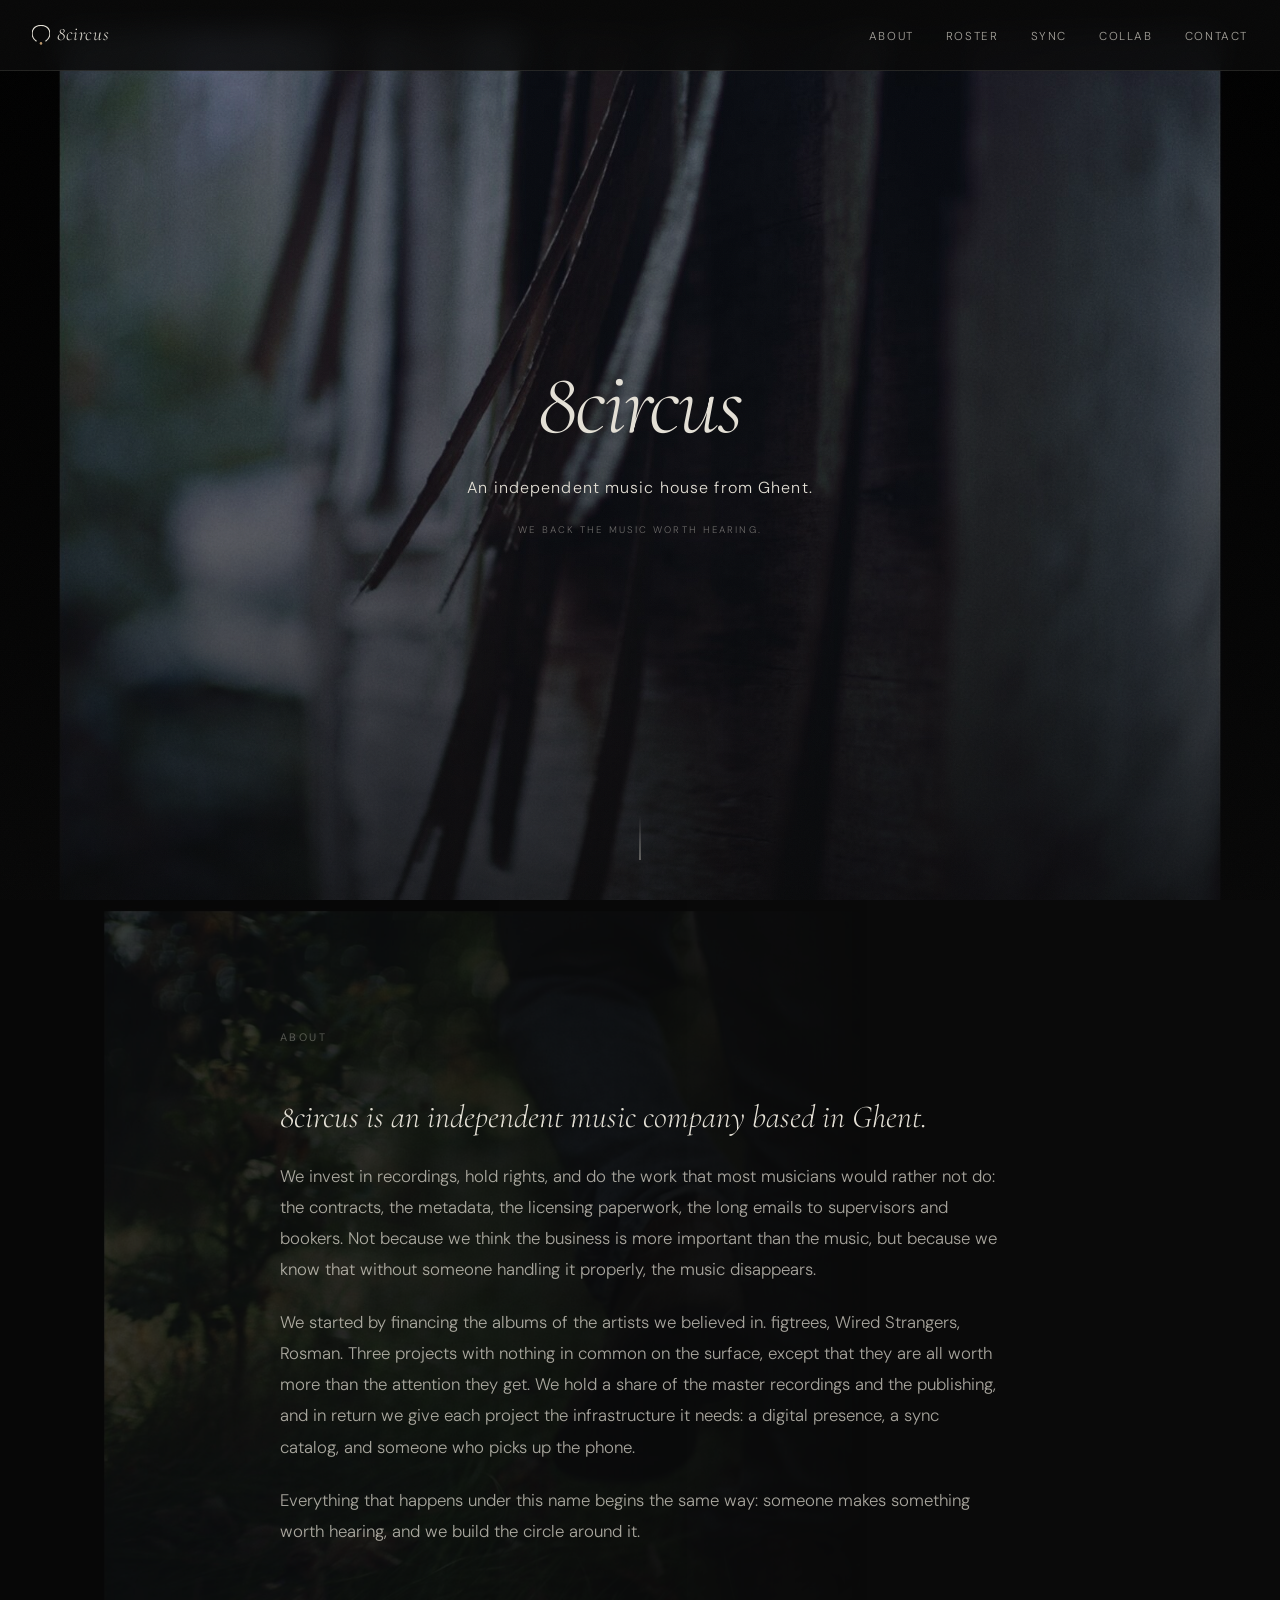
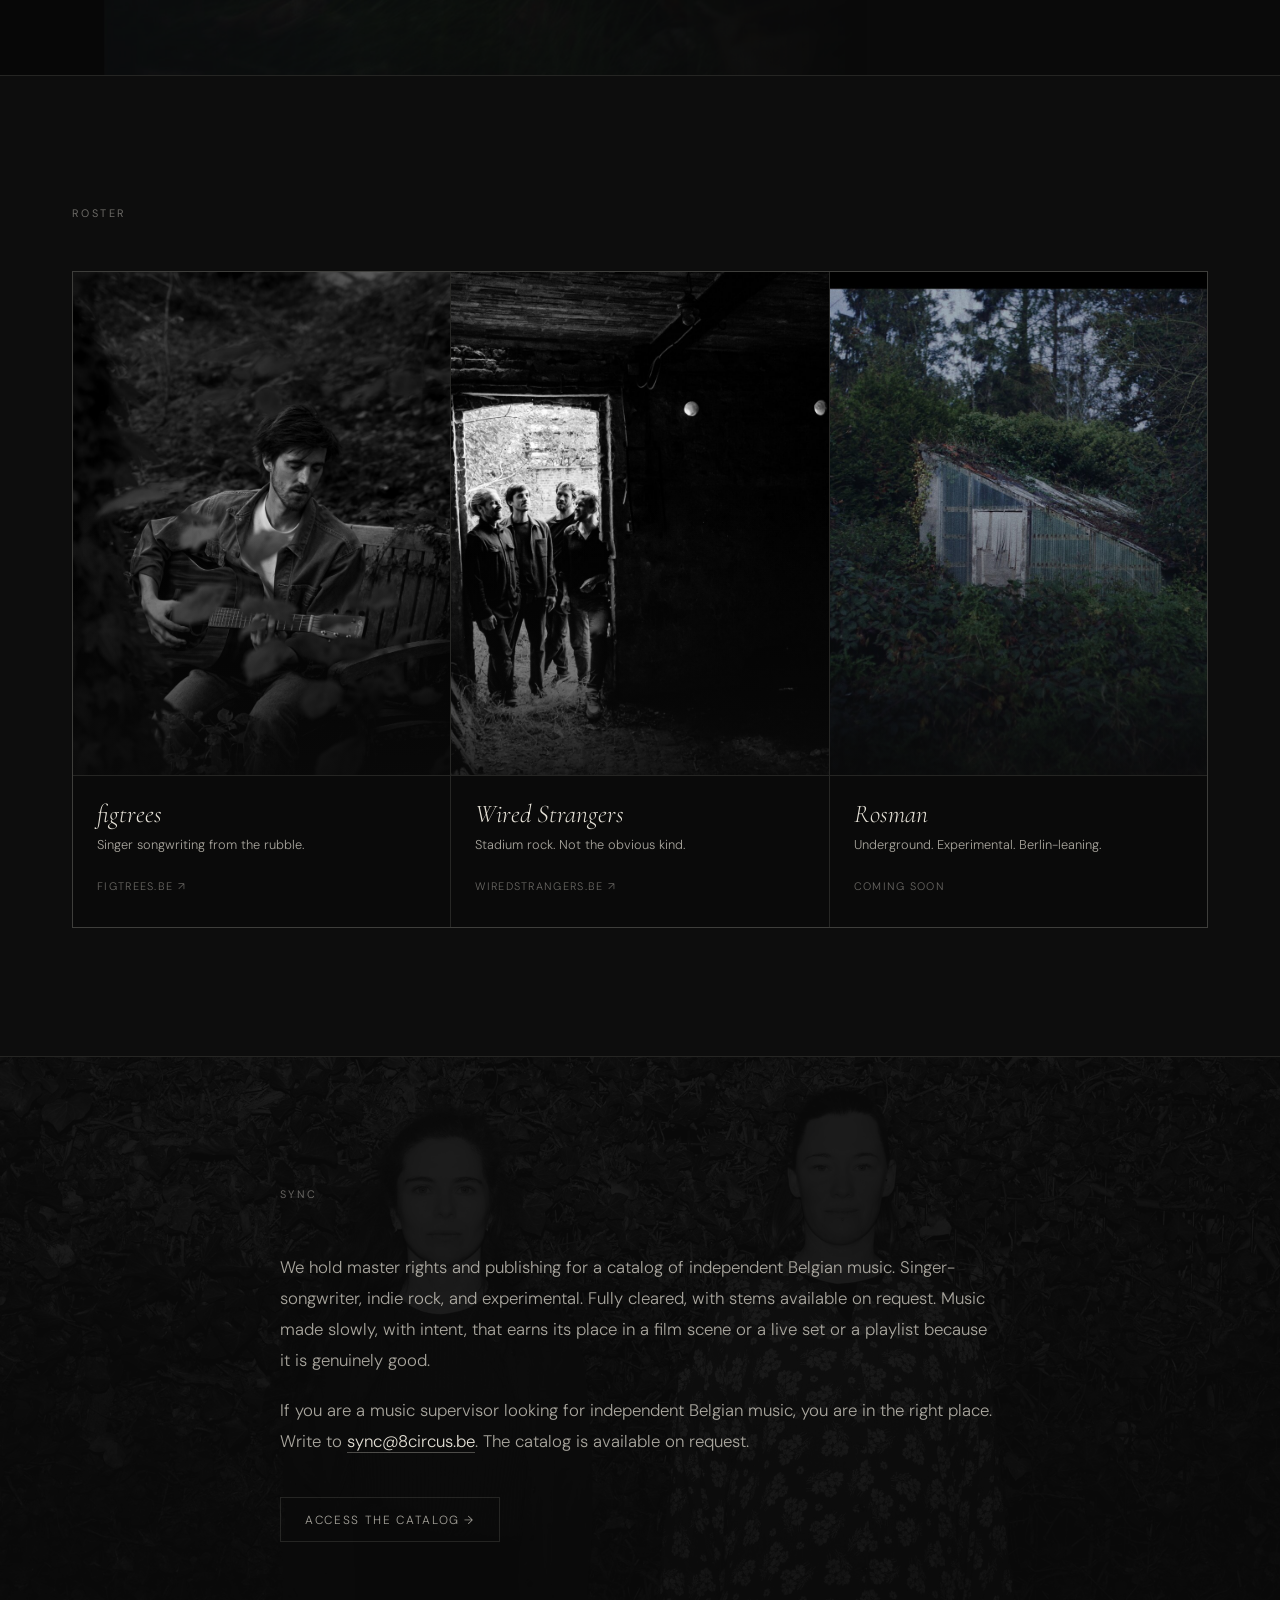
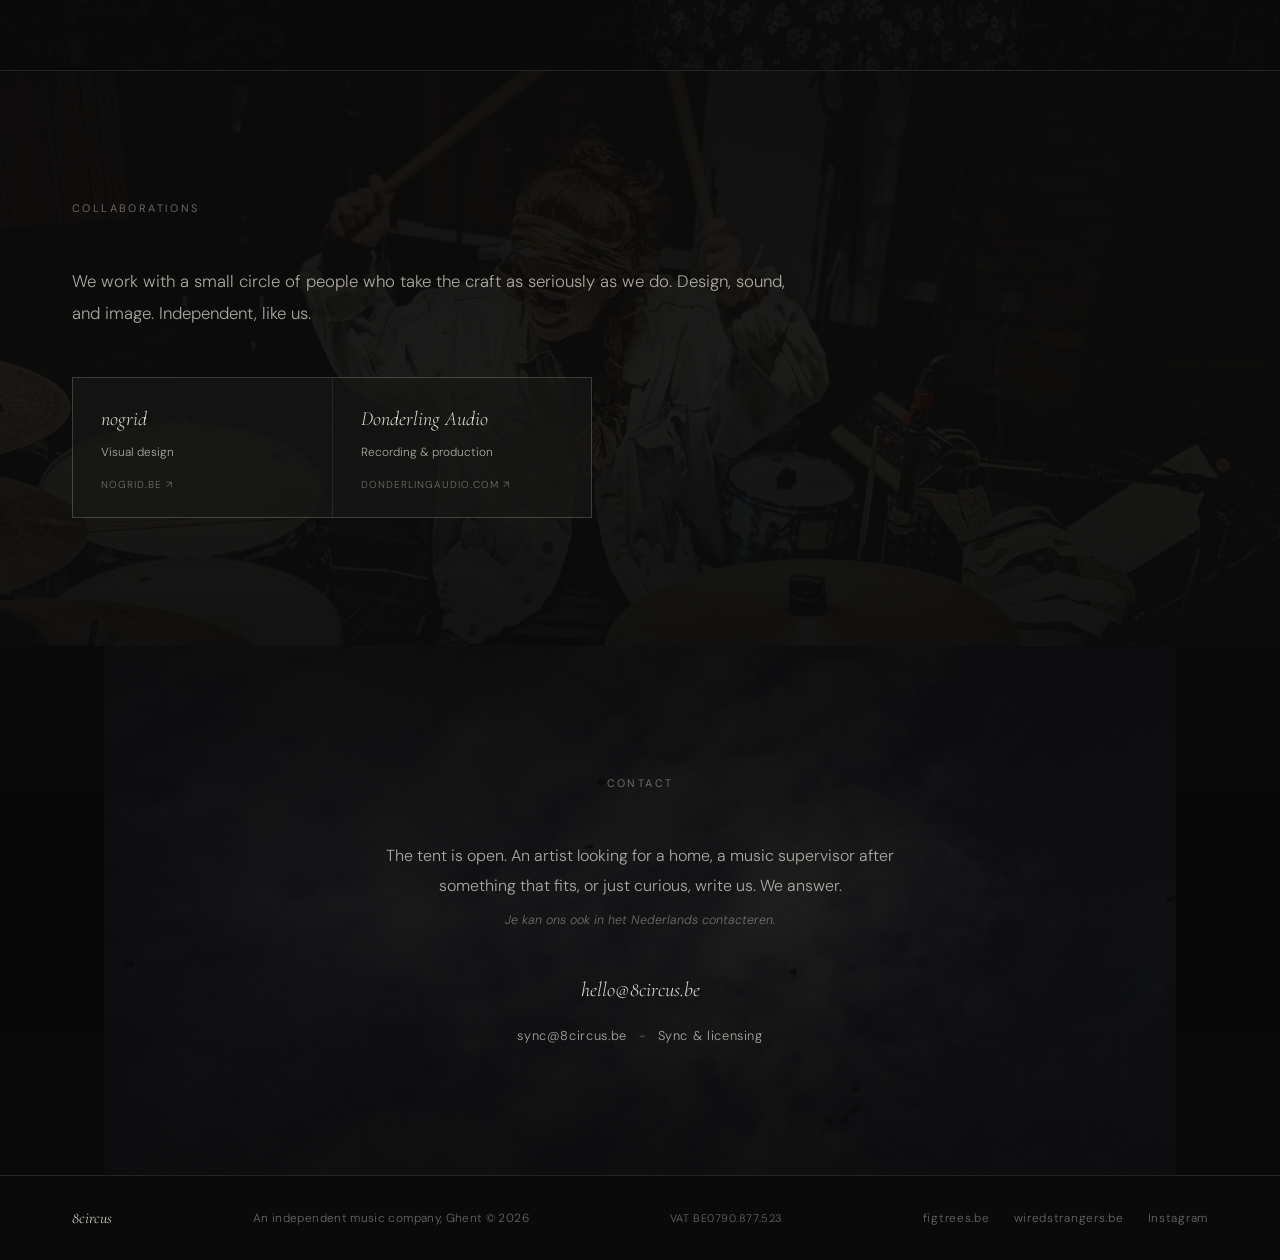
<file: index.html>
<!DOCTYPE html>
<html lang="en">
<head>
  <meta charset="UTF-8">
  <meta name="viewport" content="width=device-width, initial-scale=1.0">

  <!-- Primary SEO -->
  <title>8circus - An independent music house from Ghent</title>
  <meta name="description" content="8circus is an independent music company based in Ghent, Belgium. We hold rights, license music for sync, and back the artists that make music worth keeping. Belgian indie rock, singer-songwriter, and experimental.">
  <meta name="keywords" content="8circus, independent music house, Ghent, Belgium, sync licensing, indie rock, singer-songwriter, Belgian music, music supervisor, film music, TV music, advertising music, figtrees, Wired Strangers, Rosman">
  <meta name="author" content="8circus">
  <meta name="robots" content="index, follow">
  <link rel="canonical" href="https://8circus.be/">

  <!-- Open Graph -->
  <meta property="og:type" content="website">
  <meta property="og:url" content="https://8circus.be/">
  <meta property="og:title" content="8circus - An independent music house from Ghent">
  <meta property="og:description" content="8circus backs the music worth hearing. Independent Belgian music for sync, film, TV, and advertising.">
  <meta property="og:image" content="https://8circus.be/og-image.png">
  <meta property="og:locale" content="en_GB">
  <meta property="og:site_name" content="8circus">

  <!-- Twitter Card -->
  <meta name="twitter:card" content="summary_large_image">
  <meta name="twitter:title" content="8circus — Independent Music House from Ghent">
  <meta name="twitter:description" content="8circus backs the music worth hearing.">
  <meta name="twitter:image" content="https://8circus.be/og-image.png">

  <!-- Fonts -->
  <link rel="preconnect" href="https://fonts.googleapis.com">
  <link rel="preconnect" href="https://fonts.gstatic.com" crossorigin>
  <link href="https://fonts.googleapis.com/css2?family=Cormorant+Garamond:ital,wght@0,300;1,300;1,400&family=DM+Sans:opsz,wght@9..40,300;9..40,400;9..40,500&display=swap" rel="stylesheet">

  <!-- Favicon -->
  <link rel="icon" type="image/svg+xml" href="favicon.svg">

  <!-- Stylesheet -->
  <link rel="stylesheet" href="style.css">

  <!-- Structured Data (JSON-LD) -->
  <script type="application/ld+json">
  {
    "@context": "https://schema.org",
    "@graph": [
      {
        "@type": "Organization",
        "@id": "https://8circus.be/#organization",
        "name": "8circus",
        "alternateName": ["8 circus", "8circus music house"],
        "url": "https://8circus.be",
        "logo": {
          "@type": "ImageObject",
          "url": "https://8circus.be/favicon.svg"
        },
        "image": "https://8circus.be/media/hero.jpg",
        "description": "8circus is an independent music company based in Ghent, Belgium. We invest in recordings, hold rights, and license music for film, TV, advertising, and digital content. Our roster includes figtrees, Wired Strangers, and Rosman.",
        "vatID": "BE0790.877.523",
        "foundingLocation": {
          "@type": "Place",
          "name": "Ghent",
          "address": {
            "@type": "PostalAddress",
            "addressLocality": "Ghent",
            "addressRegion": "East Flanders",
            "addressCountry": "BE"
          }
        },
        "contactPoint": [
          {
            "@type": "ContactPoint",
            "contactType": "general",
            "email": "hello@8circus.be",
            "availableLanguage": ["English", "Dutch"]
          },
          {
            "@type": "ContactPoint",
            "contactType": "sales",
            "name": "Sync Licensing",
            "email": "sync@8circus.be",
            "availableLanguage": ["English"]
          }
        ],
        "knowsAbout": [
          "sync licensing",
          "music rights",
          "indie rock",
          "singer-songwriter",
          "independent music",
          "Belgian music",
          "music supervision",
          "master rights",
          "publishing rights"
        ],
        "hasOfferCatalog": {
          "@type": "OfferCatalog",
          "name": "8circus Sync Catalog",
          "description": "Independent Belgian music available for sync licensing in film, TV, advertising, and digital content.",
          "url": "https://8circus.be/sync.html"
        }
      },
      {
        "@type": "MusicGroup",
        "name": "figtrees",
        "url": "https://figtrees.be",
        "description": "Singer-songwriter project from Ghent. Debut album Room 22, recorded at Number Nine Studios.",
        "genre": ["indie", "singer-songwriter", "acoustic"],
        "foundingLocation": {
          "@type": "Place",
          "name": "Ghent, Belgium"
        }
      },
      {
        "@type": "MusicGroup",
        "name": "Wired Strangers",
        "url": "https://wiredstrangers.be",
        "description": "Indie rock band from Ghent. Powerful, anthemic guitar music.",
        "genre": ["indie rock", "alternative rock"],
        "foundingLocation": {
          "@type": "Place",
          "name": "Ghent, Belgium"
        }
      },
      {
        "@type": "MusicGroup",
        "name": "Rosman",
        "description": "Underground experimental music project based in Ghent. Berlin-leaning sound.",
        "genre": ["experimental", "underground", "electronic"],
        "foundingLocation": {
          "@type": "Place",
          "name": "Ghent, Belgium"
        }
      }
    ]
  }
  </script>
</head>
<body>

  <!-- Navigation -->
  <nav id="nav" role="navigation" aria-label="Main">
    <a href="/" class="nav-brand" aria-label="8circus — home">
      <!-- Concept D mark: open arc + gold dot -->
      <svg class="nav-logo-mark" viewBox="0 0 44 50" width="18" height="20" xmlns="http://www.w3.org/2000/svg" fill="none" aria-hidden="true">
        <path d="M 34,40 C 42,34 46,24 43,14 C 40,6 32,1 22,1 C 12,1 4,6 1,14 C -2,24 2,34 10,40"
              stroke="#e4e0d6" stroke-width="2.8" stroke-linecap="round"/>
        <circle cx="22" cy="46" r="3.2" fill="#b8956a"/>
      </svg>
      <span class="nav-brand-text">8circus</span>
    </a>
    <button class="nav-hamburger" id="hamburger" aria-label="Toggle menu" aria-expanded="false">
      <span></span>
      <span></span>
      <span></span>
    </button>
    <ul class="nav-links" id="nav-links">
      <li><a href="#about">About</a></li>
      <li><a href="#roster">Roster</a></li>
      <li><a href="#sync">Sync</a></li>
      <li><a href="#collab">Collab</a></li>
      <li><a href="#contact">Contact</a></li>
    </ul>
  </nav>

  <main>

    <!-- ==================== HERO ==================== -->
    <section id="hero" class="hero" aria-label="8circus — independent music house from Ghent">
      <img
        src="media/hero.jpg"
        alt=""
        class="hero-bg"
        fetchpriority="high"
        aria-hidden="true"
      >
      <div class="hero-overlay" aria-hidden="true"></div>
      <div class="hero-content">
        <h1 class="hero-name">8circus</h1>
        <p class="hero-tagline">An independent music house from Ghent.</p>
        <p class="hero-caption">We back the music worth hearing.</p>
      </div>
      <a href="#about" class="hero-scroll" aria-label="Scroll down">
        <span class="scroll-line" aria-hidden="true"></span>
      </a>
    </section>


    <!-- ==================== ABOUT ==================== -->
    <section id="about" class="section about" aria-labelledby="about-h">
      <div class="about-bg" aria-hidden="true"></div>
      <div class="container container--prose">
        <h2 id="about-h" class="section-label">About</h2>
        <div class="about-body">
          <p class="fade-up">8circus is an independent music company based in Ghent.</p>
          <p class="fade-up delay-1">We invest in recordings, hold rights, and do the work that most musicians would rather not do: the contracts, the metadata, the licensing paperwork, the long emails to supervisors and bookers. Not because we think the business is more important than the music, but because we know that without someone handling it properly, the music disappears.</p>
          <p class="fade-up delay-2">We started by financing the albums of the artists we believed in. figtrees, Wired Strangers, Rosman. Three projects with nothing in common on the surface, except that they are all worth more than the attention they get. We hold a share of the master recordings and the publishing, and in return we give each project the infrastructure it needs: a digital presence, a sync catalog, and someone who picks up the phone.</p>
          <p class="fade-up delay-3">Everything that happens under this name begins the same way: someone makes something worth hearing, and we build the circle around it.</p>
        </div>
      </div>
    </section>


    <!-- ==================== ROSTER ==================== -->
    <section id="roster" class="section roster" aria-labelledby="roster-h">
      <div class="container">
        <h2 id="roster-h" class="section-label">Roster</h2>
        <div class="roster-grid">

          <!-- figtrees -->
          <article class="roster-card fade-up">
            <a
              href="https://figtrees.be"
              class="roster-card-link"
              target="_blank"
              rel="noopener noreferrer"
              aria-label="figtrees — singer-songwriter from Ghent, visit figtrees.be"
            >
              <div class="roster-card-img-wrap">
                <img
                  src="media/feet.jpg"
                  alt="figtrees — singer-songwriter from Ghent"
                  loading="lazy"
                >
                <div class="roster-card-scrim" aria-hidden="true"></div>
              </div>
              <div class="roster-card-text">
                <h3 class="roster-name">figtrees</h3>
                <p class="roster-line">Singer songwriting from the rubble.</p>
                <span class="roster-ext">figtrees.be ↗</span>
              </div>
            </a>
          </article>

          <!-- Wired Strangers -->
          <article class="roster-card fade-up delay-1">
            <a
              href="https://wiredstrangers.be"
              class="roster-card-link"
              target="_blank"
              rel="noopener noreferrer"
              aria-label="Wired Strangers — indie rock band from Ghent, visit wiredstrangers.be"
            >
              <div class="roster-card-img-wrap">
                <img
                  src="media/dance.jpg"
                  alt="Wired Strangers — indie rock band from Ghent"
                  loading="lazy"
                >
                <div class="roster-card-scrim" aria-hidden="true"></div>
              </div>
              <div class="roster-card-text">
                <h3 class="roster-name">Wired Strangers</h3>
                <p class="roster-line">Stadium rock. Not the obvious kind.</p>
                <span class="roster-ext">wiredstrangers.be ↗</span>
              </div>
            </a>
          </article>

          <!-- Rosman -->
          <article class="roster-card fade-up delay-2">
            <a
              href="#"
              class="roster-card-link"
              aria-label="Rosman — underground experimental music, coming soon"
            >
              <div class="roster-card-img-wrap">
                <img
                  src="media/greenhouse.jpg"
                  alt="Rosman — underground experimental music"
                  loading="lazy"
                >
                <div class="roster-card-scrim" aria-hidden="true"></div>
              </div>
              <div class="roster-card-text">
                <h3 class="roster-name">Rosman</h3>
                <p class="roster-line">Underground. Experimental. Berlin-leaning.</p>
                <span class="roster-ext">coming soon</span>
              </div>
            </a>
          </article>

        </div>
      </div>
    </section>


    <!-- ==================== SYNC ==================== -->
    <section id="sync" class="section sync" aria-labelledby="sync-h">
      <div class="sync-bg" aria-hidden="true">
        <img src="media/sync-bg.jpg" alt="" loading="lazy">
      </div>
      <div class="container container--prose">
        <h2 id="sync-h" class="section-label">Sync</h2>
        <div class="sync-body">
          <p class="fade-up">We hold master rights and publishing for a catalog of independent Belgian music. Singer-songwriter, indie rock, and experimental. Fully cleared, with stems available on request. Music made slowly, with intent, that earns its place in a film scene or a live set or a playlist because it is genuinely good.</p>
          <p class="fade-up delay-1">If you are a music supervisor looking for independent Belgian music, you are in the right place. Write to <a href="mailto:sync@8circus.be">sync@8circus.be</a>. The catalog is available on request.</p>
        </div>
        <a href="sync.html" class="sync-cta fade-up delay-2" target="_blank" rel="noopener noreferrer">Access the catalog →</a>
      </div>
    </section>


    <!-- ==================== COLLABORATIONS ==================== -->
    <section id="collab" class="section collab" aria-labelledby="collab-h">
      <div class="collab-bg-wrap" aria-hidden="true">
        <img
          src="media/collab.jpg"
          alt=""
          loading="lazy"
        >
        <div class="collab-bg-scrim"></div>
      </div>
      <div class="container collab-content">
        <h2 id="collab-h" class="section-label fade-up">Collaborations</h2>
        <p class="collab-intro fade-up delay-1">We work with a small circle of people who take the craft as seriously as we do. Design, sound, and image. Independent, like us.</p>
        <div class="collab-grid fade-up delay-2">

          <a href="https://nogrid.be" class="collab-item" target="_blank" rel="noopener noreferrer" aria-label="nogrid — visual design, visit nogrid.be">
            <span class="collab-name">nogrid</span>
            <span class="collab-role">Visual design</span>
            <span class="collab-ext">nogrid.be ↗</span>
          </a>

          <a href="https://www.donderlingaudio.com" class="collab-item" target="_blank" rel="noopener noreferrer" aria-label="Donderling Audio — recording and production, visit donderlingaudio.com">
            <span class="collab-name">Donderling Audio</span>
            <span class="collab-role">Recording &amp; production</span>
            <span class="collab-ext">donderlingaudio.com ↗</span>
          </a>

        </div>
      </div>
    </section>


    <!-- ==================== CONTACT ==================== -->
    <section id="contact" class="section contact" aria-labelledby="contact-h">
      <div class="contact-bg-wrap" aria-hidden="true">
        <img
          src="media/birds.jpg"
          alt=""
          loading="lazy"
        >
        <div class="contact-bg-scrim"></div>
      </div>
      <div class="container contact-content">
        <h2 id="contact-h" class="section-label fade-up">Contact</h2>
        <div class="contact-copy fade-up delay-1">
          <p>The tent is open. An artist looking for a home, a music supervisor after something that fits, or just curious, write us. We answer.</p>
          <p class="contact-note">Je kan ons ook in het Nederlands contacteren.</p>
        </div>
        <a href="mailto:hello@8circus.be" class="contact-email fade-up delay-2">hello@8circus.be</a>
        <div class="contact-sub fade-up delay-3">
          <a href="mailto:sync@8circus.be">sync@8circus.be</a>
          <span class="contact-divider">-</span>
          <span>Sync &amp; licensing</span>
        </div>
      </div>
    </section>

  </main>


  <!-- ==================== FOOTER ==================== -->
  <footer class="footer">
    <div class="container footer-inner">
      <span class="footer-brand">8circus</span>
      <span class="footer-copy">An independent music company, Ghent &copy; 2026</span>
      <span class="footer-vat">VAT BE0790.877.523</span>
      <nav class="footer-links" aria-label="Project sites">
        <a href="https://figtrees.be" target="_blank" rel="noopener noreferrer">figtrees.be</a>
        <a href="https://wiredstrangers.be" target="_blank" rel="noopener noreferrer">wiredstrangers.be</a>
        <a href="https://www.instagram.com/8circusmusic/" target="_blank" rel="noopener noreferrer" aria-label="8circus on Instagram">Instagram</a>
      </nav>
    </div>
  </footer>


  <script>
    // Nav: condense on scroll (brand text fades out)
    const nav = document.getElementById('nav');
    window.addEventListener('scroll', () => {
      nav.classList.toggle('scrolled', window.scrollY > 250);
    }, { passive: true });

    // Hamburger menu
    const hamburger = document.getElementById('hamburger');
    const navLinks = document.getElementById('nav-links');

    hamburger.addEventListener('click', () => {
      const isOpen = hamburger.classList.toggle('open');
      navLinks.classList.toggle('open', isOpen);
      hamburger.setAttribute('aria-expanded', isOpen);
      if (isOpen) nav.classList.add('visible');
    });

    navLinks.querySelectorAll('a').forEach(link => {
      link.addEventListener('click', () => {
        hamburger.classList.remove('open');
        navLinks.classList.remove('open');
        hamburger.setAttribute('aria-expanded', 'false');
      });
    });

    // Fade-up on scroll (IntersectionObserver)
    const io = new IntersectionObserver((entries) => {
      entries.forEach(e => {
        if (e.isIntersecting) {
          e.target.classList.add('visible');
          io.unobserve(e.target);
        }
      });
    }, { threshold: 0.08, rootMargin: '0px 0px -32px 0px' });

    document.querySelectorAll('.fade-up').forEach(el => io.observe(el));

    // Smooth scroll for nav links
    document.querySelectorAll('a[href^="#"]').forEach(a => {
      a.addEventListener('click', e => {
        const target = document.querySelector(a.getAttribute('href'));
        if (target) {
          e.preventDefault();
          target.scrollIntoView({ behavior: 'smooth' });
        }
      });
    });
  </script>

</body>
</html>
</file>
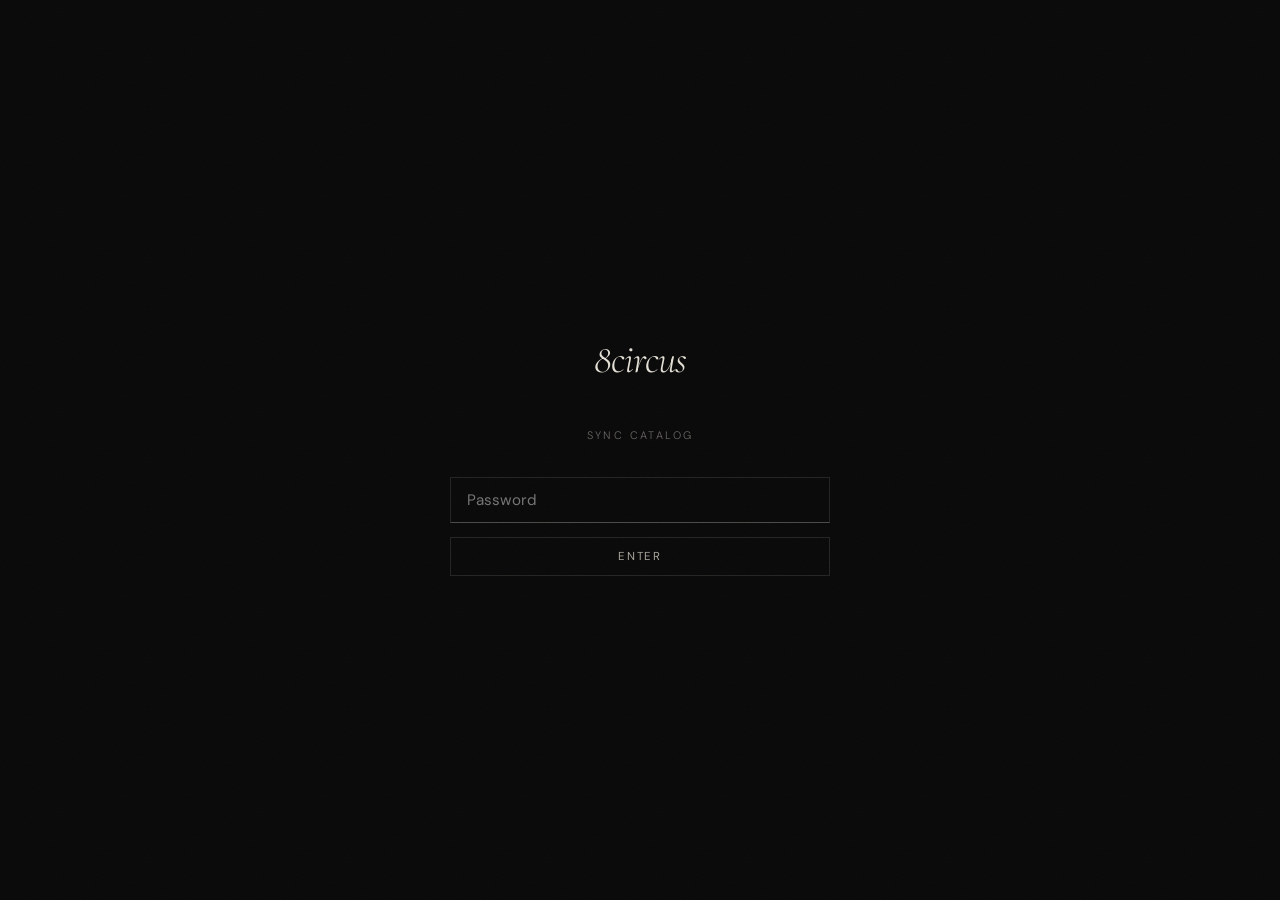
<file: sync.html>
<!DOCTYPE html>
<html lang="en">
<head>
  <meta charset="UTF-8">
  <meta name="viewport" content="width=device-width, initial-scale=1.0">
  <title>Sync Catalog — 8circus</title>
  <meta name="robots" content="noindex, nofollow">
  <link rel="preconnect" href="https://fonts.googleapis.com">
  <link rel="preconnect" href="https://fonts.gstatic.com" crossorigin>
  <link href="https://fonts.googleapis.com/css2?family=Cormorant+Garamond:ital,wght@0,300;1,300;1,400&family=DM+Sans:opsz,wght@9..40,300;9..40,400;9..40,500&display=swap" rel="stylesheet">
  <link rel="icon" type="image/svg+xml" href="favicon.svg">
  <link rel="stylesheet" href="style.css">
  <style>
    /* Sync-specific */
    #gate {
      min-height: 100svh;
      display: flex;
      align-items: center;
      justify-content: center;
      padding: 2rem;
    }

    .gate-box {
      max-width: 380px;
      width: 100%;
      text-align: center;
    }

    .gate-logo {
      font-family: var(--ff-display);
      font-style: italic;
      font-weight: 300;
      font-size: 2.5rem;
      letter-spacing: -0.02em;
      margin-bottom: 2rem;
      color: var(--text);
    }

    .gate-label {
      font-size: 0.68rem;
      letter-spacing: 0.22em;
      text-transform: uppercase;
      color: var(--text-xdim);
      margin-bottom: 2rem;
    }

    .gate-input {
      width: 100%;
      background: transparent;
      border: 1px solid var(--border);
      border-bottom: 1px solid var(--border-mid);
      color: var(--text);
      font-family: var(--ff-body);
      font-size: 0.95rem;
      padding: 0.75rem 1rem;
      margin-bottom: 0.85rem;
      outline: none;
      transition: border-color 0.2s;
    }

    .gate-input:focus { border-color: var(--border-mid); }

    .gate-btn {
      display: block;
      width: 100%;
      font-family: var(--ff-body);
      font-size: 0.72rem;
      letter-spacing: 0.16em;
      text-transform: uppercase;
      color: var(--text-dim);
      background: transparent;
      border: 1px solid var(--border);
      padding: 0.7rem 1.5rem;
      cursor: pointer;
      transition: color 0.2s, border-color 0.2s;
    }

    .gate-btn:hover {
      color: var(--text);
      border-color: var(--border-mid);
    }

    .gate-error {
      font-size: 0.78rem;
      color: rgba(184, 149, 106, 0.65);
      margin-top: 0.85rem;
      display: none;
    }

    /* Catalog */
    #catalog {
      display: none;
      padding: 5.5rem 0 5rem;
    }

    .catalog-back {
      position: fixed;
      top: 1.5rem;
      left: 2rem;
      font-size: 0.68rem;
      letter-spacing: 0.14em;
      text-transform: uppercase;
      color: var(--text-xdim);
      z-index: 100;
      transition: color 0.2s;
    }

    .catalog-back:hover { color: var(--text-dim); }

    .catalog-header {
      text-align: center;
      margin-bottom: 4.5rem;
    }

    .catalog-title {
      font-family: var(--ff-display);
      font-style: italic;
      font-weight: 300;
      font-size: clamp(2rem, 5vw, 3rem);
      margin-bottom: 0.4rem;
    }

    .catalog-sub {
      font-size: 0.68rem;
      letter-spacing: 0.2em;
      text-transform: uppercase;
      color: var(--text-xdim);
    }

    /* Track list */
    .track-list {
      max-width: 800px;
      margin: 0 auto;
    }

    .track {
      display: grid;
      grid-template-columns: 1fr auto;
      gap: 2rem;
      align-items: start;
      padding: 1.75rem 0;
      border-bottom: 1px solid var(--border);
    }

    .track-title {
      font-family: var(--ff-display);
      font-style: italic;
      font-weight: 300;
      font-size: 1.4rem;
      color: var(--text);
      margin-bottom: 0.2rem;
    }

    .track-artist {
      font-size: 0.78rem;
      color: var(--text-dim);
      margin-bottom: 0.75rem;
    }

    .track-tags {
      display: flex;
      flex-wrap: wrap;
      gap: 0.35rem;
    }

    .tag {
      font-size: 0.65rem;
      letter-spacing: 0.1em;
      text-transform: uppercase;
      color: var(--text-xdim);
      border: 1px solid var(--border);
      padding: 0.18rem 0.5rem;
    }

    .track-meta {
      text-align: right;
      font-size: 0.76rem;
      color: var(--text-xdim);
      line-height: 2;
      white-space: nowrap;
    }

    /* Contact form */
    .catalog-footer {
      max-width: 800px;
      margin: 5rem auto 0;
      padding-top: 3rem;
      border-top: 1px solid var(--border);
    }

    .catalog-footer h2 {
      font-family: var(--ff-display);
      font-style: italic;
      font-weight: 300;
      font-size: 1.75rem;
      margin-bottom: 0.75rem;
    }

    .catalog-footer p {
      font-size: 0.9rem;
      color: var(--text-dim);
      line-height: 1.75;
      margin-bottom: 0.6rem;
    }

    .catalog-footer a {
      color: var(--text);
      border-bottom: 1px solid var(--border-mid);
      transition: border-color 0.2s;
    }

    .catalog-footer a:hover { border-color: var(--accent); }

    @media (max-width: 600px) {
      .track {
        grid-template-columns: 1fr;
        gap: 0.75rem;
      }

      .track-meta { text-align: left; }
    }
  </style>
</head>
<body>

  <!-- Password gate -->
  <div id="gate">
    <div class="gate-box">
      <div class="gate-logo">8circus</div>
      <p class="gate-label">Sync Catalog</p>
      <input
        type="password"
        id="pw"
        class="gate-input"
        placeholder="Password"
        autocomplete="current-password"
        aria-label="Catalog password"
      >
      <button class="gate-btn" onclick="checkPw()">Enter</button>
      <p class="gate-error" id="error-msg">Incorrect password. Write to <a href="mailto:sync@8circus.be" style="border-bottom:1px solid currentColor">sync@8circus.be</a> to request access.</p>
    </div>
  </div>

  <!-- Catalog (hidden until unlocked) -->
  <div id="catalog">
    <a href="index.html" class="catalog-back">← 8circus</a>

    <div class="container">
      <header class="catalog-header">
        <h1 class="catalog-title">Sync Catalog</h1>
        <p class="catalog-sub">8circus - Ghent, Belgium - Confidential</p>
      </header>

      <div class="track-list">

        <article class="track">
          <div>
            <h2 class="track-title">Hotel Pomeroke</h2>
            <p class="track-artist">figtrees</p>
            <div class="track-tags">
              <span class="tag">cinematic</span>
              <span class="tag">intimate</span>
              <span class="tag">acoustic</span>
            </div>
          </div>
          <div class="track-meta">
            <div>Drama</div>
            <div>Atmosphere</div>
            <div>Interior</div>
          </div>
        </article>

        <article class="track">
          <div>
            <h2 class="track-title">November 17</h2>
            <p class="track-artist">figtrees</p>
            <div class="track-tags">
              <span class="tag">melancholic</span>
              <span class="tag">acoustic</span>
              <span class="tag">fragile</span>
            </div>
          </div>
          <div class="track-meta">
            <div>Emotion</div>
            <div>Documentary</div>
          </div>
        </article>

        <article class="track">
          <div>
            <h2 class="track-title">Gingerbread Choir</h2>
            <p class="track-artist">figtrees</p>
            <div class="track-tags">
              <span class="tag">festive</span>
              <span class="tag">christmas</span>
              <span class="tag">indie</span>
              <span class="tag">warm</span>
            </div>
          </div>
          <div class="track-meta">
            <div>Festive content</div>
            <div>Advertising</div>
          </div>
        </article>

        <article class="track">
          <div>
            <h2 class="track-title">Symbolic Violence</h2>
            <p class="track-artist">Wired Strangers</p>
            <div class="track-tags">
              <span class="tag">powerful</span>
              <span class="tag">tension</span>
              <span class="tag">electric</span>
            </div>
          </div>
          <div class="track-meta">
            <div>Drama</div>
            <div>Opening scene</div>
          </div>
        </article>

        <article class="track">
          <div>
            <h2 class="track-title">Heroes Of Our Time</h2>
            <p class="track-artist">Wired Strangers</p>
            <div class="track-tags">
              <span class="tag">anthemic</span>
              <span class="tag">driving</span>
              <span class="tag">electric</span>
            </div>
          </div>
          <div class="track-meta">
            <div>Montage</div>
            <div>Sport</div>
            <div>Campaign</div>
          </div>
        </article>

      </div>

      <div class="catalog-footer">
        <h2>Get in touch</h2>
        <p>For licensing inquiries, write to <a href="mailto:sync@8circus.be">sync@8circus.be</a>. Include the title, production, intended use, and territory.</p>
        <p>Preview files and stems available on request. All rights held by 8circus (master) and SABAM-registered authors (publishing).</p>
      </div>
    </div>
  </div>

  <script>
    function checkPw() {
      const val = document.getElementById('pw').value.trim();
      const err = document.getElementById('error-msg');
      // Simple gate — share password per mail
      if (val === 'circus' || val === '8circus') {
        document.getElementById('gate').style.display = 'none';
        document.getElementById('catalog').style.display = 'block';
      } else {
        err.style.display = 'block';
        document.getElementById('pw').value = '';
      }
    }

    document.getElementById('pw').addEventListener('keydown', e => {
      if (e.key === 'Enter') checkPw();
    });
  </script>

</body>
</html>
</file>
<file: style.css>
/* =============================================
   8circus.be — Main Stylesheet
   ============================================= */

/* RESET & BASE */
*, *::before, *::after {
  box-sizing: border-box;
  margin: 0;
  padding: 0;
}

:root {
  --bg:           #0a0a0a;
  --text:         #e4e0d6;
  --text-dim:     rgba(228, 224, 214, 0.72);
  --text-xdim:    rgba(228, 224, 214, 0.44);
  --accent:       #b8956a;
  --border:       rgba(228, 224, 214, 0.12);
  --border-mid:   rgba(228, 224, 214, 0.30);

  --ff-display: 'Cormorant Garamond', Georgia, 'Times New Roman', serif;
  --ff-body:    'DM Sans', system-ui, -apple-system, BlinkMacSystemFont, sans-serif;

  --space-xl: 8rem;
  --max-w:    1200px;
  --prose-w:  720px;
}

html {
  scroll-behavior: smooth;
}

body {
  background: var(--bg);
  color: var(--text);
  font-family: var(--ff-body);
  font-weight: 300;
  font-size: 16px;
  line-height: 1.75;
  -webkit-font-smoothing: antialiased;
  -moz-osx-font-smoothing: grayscale;
  overflow-x: hidden;
}

img {
  display: block;
  max-width: 100%;
}

a {
  color: inherit;
  text-decoration: none;
}

ul { list-style: none; }

/* Grain overlay */
body::after {
  content: '';
  position: fixed;
  inset: 0;
  pointer-events: none;
  z-index: 9999;
  opacity: 0.022;
  background-image: url("data:image/svg+xml,%3Csvg xmlns='http://www.w3.org/2000/svg' width='256' height='256'%3E%3Cfilter id='n'%3E%3CfeTurbulence type='fractalNoise' baseFrequency='0.85' numOctaves='4' stitchTiles='stitch'/%3E%3C/filter%3E%3Crect width='100%25' height='100%25' filter='url(%23n)'/%3E%3C/svg%3E");
  background-repeat: repeat;
  background-size: 200px;
}


/* =============================================
   NAVIGATION
   ============================================= */
#nav {
  position: fixed;
  top: 0; left: 0; right: 0;
  z-index: 200;
  display: flex;
  align-items: center;
  justify-content: space-between;
  padding: 1.125rem 2rem;
  background: rgba(10, 10, 10, 0.85);
  backdrop-filter: blur(14px);
  -webkit-backdrop-filter: blur(14px);
  border-bottom: 1px solid var(--border);
}

.nav-brand {
  display: flex;
  align-items: center;
  gap: 0.45rem;
  text-decoration: none;
}

.nav-logo-mark { flex-shrink: 0; }

.nav-brand-text {
  font-family: var(--ff-display);
  font-style: italic;
  font-weight: 300;
  font-size: 1.2rem;
  letter-spacing: 0.03em;
  color: var(--text);
  transition: opacity 0.35s ease, max-width 0.35s ease;
  overflow: hidden;
  white-space: nowrap;
  max-width: 8rem;
}

#nav.scrolled .nav-brand-text {
  opacity: 0;
  max-width: 0;
}

.nav-links {
  display: flex;
  gap: 2rem;
}

.nav-links a {
  font-size: 0.72rem;
  letter-spacing: 0.14em;
  text-transform: uppercase;
  color: var(--text-dim);
  transition: color 0.2s;
}

.nav-links a:hover { color: var(--text); }


/* =============================================
   CONTAINER
   ============================================= */
.container {
  width: 100%;
  max-width: var(--max-w);
  margin: 0 auto;
  padding: 0 2rem;
}

.container--prose {
  max-width: calc(var(--prose-w) + 4rem);
}


/* =============================================
   SECTION BASICS
   ============================================= */
.section {
  padding: var(--space-xl) 0;
}

.section-label {
  font-family: var(--ff-body);
  font-size: 0.68rem;
  font-weight: 400;
  letter-spacing: 0.22em;
  text-transform: uppercase;
  color: var(--text-xdim);
  margin-bottom: 3rem;
}


/* =============================================
   HERO
   ============================================= */
.hero {
  position: relative;
  height: 100svh;
  min-height: 600px;
  display: flex;
  align-items: center;
  justify-content: center;
  overflow: hidden;
}

.hero-bg {
  position: absolute;
  inset: 0;
  width: 100%;
  height: 100%;
  object-fit: cover;
  object-position: center;
}

.hero-overlay {
  position: absolute;
  inset: 0;
  background: linear-gradient(
    180deg,
    rgba(10,10,10,0.10) 0%,
    rgba(10,10,10,0.38) 55%,
    rgba(10,10,10,0.75) 100%
  );
}

.hero-content {
  position: relative;
  z-index: 2;
  text-align: center;
  padding: 0 1.5rem;
}

.hero-name {
  font-family: var(--ff-display);
  font-style: italic;
  font-weight: 300;
  font-size: clamp(2.6rem, 7.5vw, 5.6rem);
  line-height: 0.95;
  letter-spacing: -0.025em;
  color: var(--text);
  margin-bottom: 1.75rem;
}

.hero-tagline {
  font-size: clamp(0.82rem, 1.8vw, 1rem);
  font-weight: 300;
  letter-spacing: 0.07em;
  color: var(--text);
  margin-bottom: 0.4rem;
}

.hero-sub {
  font-size: clamp(0.72rem, 1.4vw, 0.85rem);
  font-weight: 300;
  letter-spacing: 0.09em;
  color: var(--text-dim);
}

.hero-caption {
  font-size: 0.6rem;
  font-weight: 300;
  letter-spacing: 0.22em;
  text-transform: uppercase;
  color: var(--text-xdim);
  margin-top: 1.25rem;
}

.hero-scroll {
  position: absolute;
  bottom: 2.5rem;
  left: 50%;
  transform: translateX(-50%);
  z-index: 2;
}

.scroll-line {
  display: block;
  width: 1px;
  height: 44px;
  background: linear-gradient(to bottom, transparent, var(--text-dim));
  animation: scrollPulse 2.2s ease-in-out infinite;
}

@keyframes scrollPulse {
  0%, 100% { opacity: 0.35; }
  50%       { opacity: 0.75; }
}


/* =============================================
   ABOUT
   ============================================= */
.about {
  position: relative;
  background: var(--bg);
  border-bottom: 1px solid var(--border);
  overflow: hidden;
}

.about-bg {
  position: absolute;
  inset: 0;
  background: url('media/about-bg.jpg') left 30% / cover no-repeat;
  opacity: 1;
  pointer-events: none;
  -webkit-mask-image: linear-gradient(to right, rgba(0,0,0,0.28) 0%, rgba(0,0,0,0.28) 28%, rgba(0,0,0,0) 68%);
  mask-image: linear-gradient(to right, rgba(0,0,0,0.28) 0%, rgba(0,0,0,0.28) 28%, rgba(0,0,0,0) 68%);
}

.about-body {
  display: flex;
  flex-direction: column;
  gap: 1.4rem;
}

.about-body p {
  font-size: clamp(0.92rem, 1.4vw, 1.05rem);
  line-height: 1.85;
  color: var(--text-dim);
}

.about-body p:first-child {
  font-family: var(--ff-display);
  font-style: italic;
  font-weight: 300;
  font-size: clamp(1.4rem, 3vw, 2rem);
  line-height: 1.35;
  color: var(--text);
  text-wrap: balance;
}


/* =============================================
   ROSTER
   ============================================= */
.roster {
  background: #0d0d0d;
  padding: var(--space-xl) 0;
}

.roster-grid {
  display: grid;
  grid-template-columns: repeat(3, 1fr);
  border: 1px solid var(--border);
  gap: 1px;
  background: var(--border);
}

.roster-card { background: var(--bg); }

.roster-card-link {
  display: block;
  height: 100%;
}

.roster-card-img-wrap {
  position: relative;
  aspect-ratio: 3 / 4;
  overflow: hidden;
}

.roster-card-img-wrap img {
  width: 100%;
  height: 100%;
  object-fit: cover;
  transition: transform 0.65s ease;
}

.roster-card-link:hover .roster-card-img-wrap img {
  transform: scale(1.05);
}

.roster-card-scrim {
  position: absolute;
  inset: 0;
  background: linear-gradient(
    180deg,
    rgba(10,10,10,0) 45%,
    rgba(10,10,10,0.85) 100%
  );
}

.roster-card-text {
  padding: 1.4rem 1.5rem 1.75rem;
  border-top: 1px solid var(--border);
}

.roster-name {
  font-family: var(--ff-display);
  font-style: italic;
  font-weight: 300;
  font-size: 1.6rem;
  line-height: 1.2;
  margin-bottom: 0.35rem;
  color: var(--text);
}

.roster-line {
  font-size: 0.8rem;
  color: var(--text-dim);
  line-height: 1.55;
  margin-bottom: 1rem;
}

.roster-ext {
  font-size: 0.68rem;
  letter-spacing: 0.12em;
  text-transform: uppercase;
  color: var(--text-xdim);
  transition: color 0.2s;
}

.roster-card-link:hover .roster-ext {
  color: var(--accent);
}


/* =============================================
   SYNC
   ============================================= */
.sync {
  position: relative;
  background: var(--bg);
  border-top: 1px solid var(--border);
  overflow: hidden;
}

.sync-bg {
  position: absolute;
  inset: 0;
  pointer-events: none;
}

.sync-bg img {
  width: 100%;
  height: 100%;
  object-fit: cover;
  object-position: center;
  opacity: 0.08;
}

.sync-body {
  display: flex;
  flex-direction: column;
  gap: 1.2rem;
  margin-bottom: 2.5rem;
}

.sync-body p {
  font-size: clamp(0.92rem, 1.4vw, 1.05rem);
  line-height: 1.85;
  color: var(--text-dim);
}

.sync-body a {
  color: var(--text);
  border-bottom: 1px solid var(--border-mid);
  transition: border-color 0.2s;
}

.sync-body a:hover { border-color: var(--accent); }

.sync-cta {
  display: inline-block;
  font-size: 0.74rem;
  letter-spacing: 0.14em;
  text-transform: uppercase;
  color: var(--text-dim);
  border: 1px solid var(--border);
  padding: 0.7rem 1.5rem;
  transition: color 0.2s, border-color 0.2s;
}

.sync-cta:hover {
  color: var(--text);
  border-color: var(--border-mid);
}


/* =============================================
   COLLABORATIONS
   ============================================= */
.collab {
  position: relative;
  padding: var(--space-xl) 0;
  overflow: hidden;
  border-top: 1px solid var(--border);
}

.collab-bg-wrap {
  position: absolute;
  inset: 0;
}

.collab-bg-wrap img {
  width: 100%;
  height: 100%;
  object-fit: cover;
  object-position: center 30%;
  opacity: 0.18;
}

.collab-bg-scrim {
  position: absolute;
  inset: 0;
  background: linear-gradient(
    180deg,
    rgba(10,10,10,0.78) 0%,
    rgba(10,10,10,0.55) 50%,
    rgba(10,10,10,0.78) 100%
  );
}

.collab-content {
  position: relative;
  z-index: 2;
}

.collab-intro {
  font-size: clamp(0.92rem, 1.4vw, 1.05rem);
  line-height: 1.85;
  color: var(--text-dim);
  max-width: var(--prose-w);
  margin-bottom: 3rem;
}

.collab-grid {
  display: grid;
  grid-template-columns: repeat(2, 1fr);
  gap: 1px;
  background: var(--border);
  border: 1px solid var(--border);
  max-width: 520px;
}

.collab-item {
  background: rgba(10, 10, 10, 0.65);
  padding: 1.5rem 1.75rem;
  display: flex;
  flex-direction: column;
  gap: 0.2rem;
  transition: background 0.25s;
}

a.collab-item:hover {
  background: rgba(10, 10, 10, 0.85);
}

.collab-name {
  font-family: var(--ff-display);
  font-style: italic;
  font-weight: 300;
  font-size: 1.25rem;
  color: var(--text);
  display: block;
  margin-bottom: 0.15rem;
}

.collab-role {
  font-size: 0.74rem;
  color: var(--text-dim);
  display: block;
  margin-bottom: 0.6rem;
}

.collab-ext {
  font-size: 0.63rem;
  letter-spacing: 0.1em;
  text-transform: uppercase;
  color: var(--text-xdim);
  transition: color 0.2s;
}

a.collab-item:hover .collab-ext {
  color: var(--accent);
}

.collab-item--soon {
  opacity: 0.45;
}

@media (max-width: 640px) {
  .collab-grid {
    grid-template-columns: 1fr;
  }
}


/* =============================================
   CONTACT
   ============================================= */
.contact {
  position: relative;
  padding: var(--space-xl) 0;
  overflow: hidden;
}

.contact-bg-wrap {
  position: absolute;
  inset: 0;
}

.contact-bg-wrap img {
  width: 100%;
  height: 100%;
  object-fit: cover;
  object-position: center 25%;
  opacity: 0.38;
}

.contact-bg-scrim {
  position: absolute;
  inset: 0;
  background: linear-gradient(
    180deg,
    rgba(10,10,10,0.72) 0%,
    rgba(10,10,10,0.45) 50%,
    rgba(10,10,10,0.72) 100%
  );
}

.contact-content {
  position: relative;
  z-index: 2;
  text-align: center;
}

.contact-copy {
  max-width: 520px;
  margin: 0 auto 2.5rem;
  text-align: center;
}

.contact-copy p {
  font-size: clamp(0.88rem, 1.4vw, 1rem);
  color: var(--text-dim);
  line-height: 1.85;
  margin-bottom: 0.5rem;
}

.contact-note {
  font-size: 0.78rem !important;
  color: var(--text-xdim) !important;
  font-style: italic;
}

.contact-email {
  display: block;
  font-family: var(--ff-display);
  font-style: italic;
  font-weight: 300;
  font-size: clamp(0.95rem, 1.6vw, 1.35rem);
  color: var(--text);
  margin-bottom: 1.1rem;
  transition: color 0.25s;
}

.contact-email:hover { color: var(--accent); }

.contact-sub {
  display: flex;
  align-items: center;
  justify-content: center;
  gap: 0.75rem;
  font-size: 0.8rem;
  letter-spacing: 0.05em;
  color: var(--text-dim);
}

.contact-sub a:hover { color: var(--text); }

.contact-divider { color: var(--text-xdim); }


/* =============================================
   FOOTER
   ============================================= */
.footer {
  padding: 1.75rem 0;
  border-top: 1px solid var(--border);
}

.footer-inner {
  display: flex;
  flex-wrap: wrap;
  align-items: center;
  justify-content: space-between;
  gap: 0.75rem 2rem;
}

.footer-brand {
  font-family: var(--ff-display);
  font-style: italic;
  font-weight: 300;
  font-size: 1rem;
  color: var(--text);
}

.footer-copy {
  font-size: 0.74rem;
  color: var(--text-xdim);
  letter-spacing: 0.03em;
}

.footer-vat {
  font-size: 0.68rem;
  color: var(--text-xdim);
  letter-spacing: 0.05em;
}

.footer-links {
  display: flex;
  gap: 1.5rem;
}

.footer-links a {
  font-size: 0.74rem;
  letter-spacing: 0.06em;
  color: var(--text-xdim);
  transition: color 0.2s;
}

.footer-links a:hover { color: var(--text-dim); }


/* =============================================
   FADE-UP
   ============================================= */
.fade-up {
  opacity: 0;
  transform: translateY(22px);
  transition: opacity 0.65s ease, transform 0.65s ease;
}

.fade-up.visible {
  opacity: 1;
  transform: translateY(0);
}

.fade-up.delay-1 { transition-delay: 0.1s; }
.fade-up.delay-2 { transition-delay: 0.2s; }
.fade-up.delay-3 { transition-delay: 0.3s; }


/* =============================================
   FOCUS
   ============================================= */
:focus-visible {
  outline: 2px solid var(--accent);
  outline-offset: 3px;
}


/* =============================================
   RESPONSIVE
   ============================================= */
@media (max-width: 900px) {
  .roster-grid {
    grid-template-columns: 1fr;
  }

  .roster-card-img-wrap {
    aspect-ratio: 16 / 9;
  }
}

/* Hamburger button */
.nav-hamburger {
  display: none;
  flex-direction: column;
  gap: 5px;
  background: none;
  border: none;
  cursor: pointer;
  padding: 4px;
  z-index: 300;
}

.nav-hamburger span {
  display: block;
  width: 22px;
  height: 1px;
  background: var(--text);
  transition: transform 0.3s ease, opacity 0.3s ease;
}

.nav-hamburger.open span:nth-child(1) {
  transform: translateY(6px) rotate(45deg);
}

.nav-hamburger.open span:nth-child(2) {
  opacity: 0;
}

.nav-hamburger.open span:nth-child(3) {
  transform: translateY(-6px) rotate(-45deg);
}

@media (max-width: 768px) {
  :root { --space-xl: 5rem; }

  .nav-hamburger { display: flex; }

  .nav-links {
    display: none;
    position: fixed;
    inset: 0;
    background: rgba(10, 10, 10, 0.97);
    flex-direction: column;
    align-items: center;
    justify-content: center;
    gap: 2.5rem;
    z-index: 250;
    list-style: none;
  }

  .nav-links.open { display: flex; }

  .nav-links a {
    font-size: 1.1rem;
    letter-spacing: 0.18em;
    color: var(--text-dim);
  }

  .nav-links a:hover { color: var(--text); }

  .footer-inner {
    flex-direction: column;
    align-items: flex-start;
  }
}

@media (max-width: 480px) {
  :root { --space-xl: 4rem; }

  .container { padding: 0 1.25rem; }

  .hero-scroll { bottom: 1.75rem; }
}


/* =============================================
   REDUCED MOTION
   ============================================= */
@media (prefers-reduced-motion: reduce) {
  html { scroll-behavior: auto; }

  .scroll-line { animation: none; opacity: 0.5; }

  .fade-up {
    opacity: 1;
    transform: none;
    transition: none;
  }

  .roster-card-img-wrap img { transition: none; }
}
</file>
